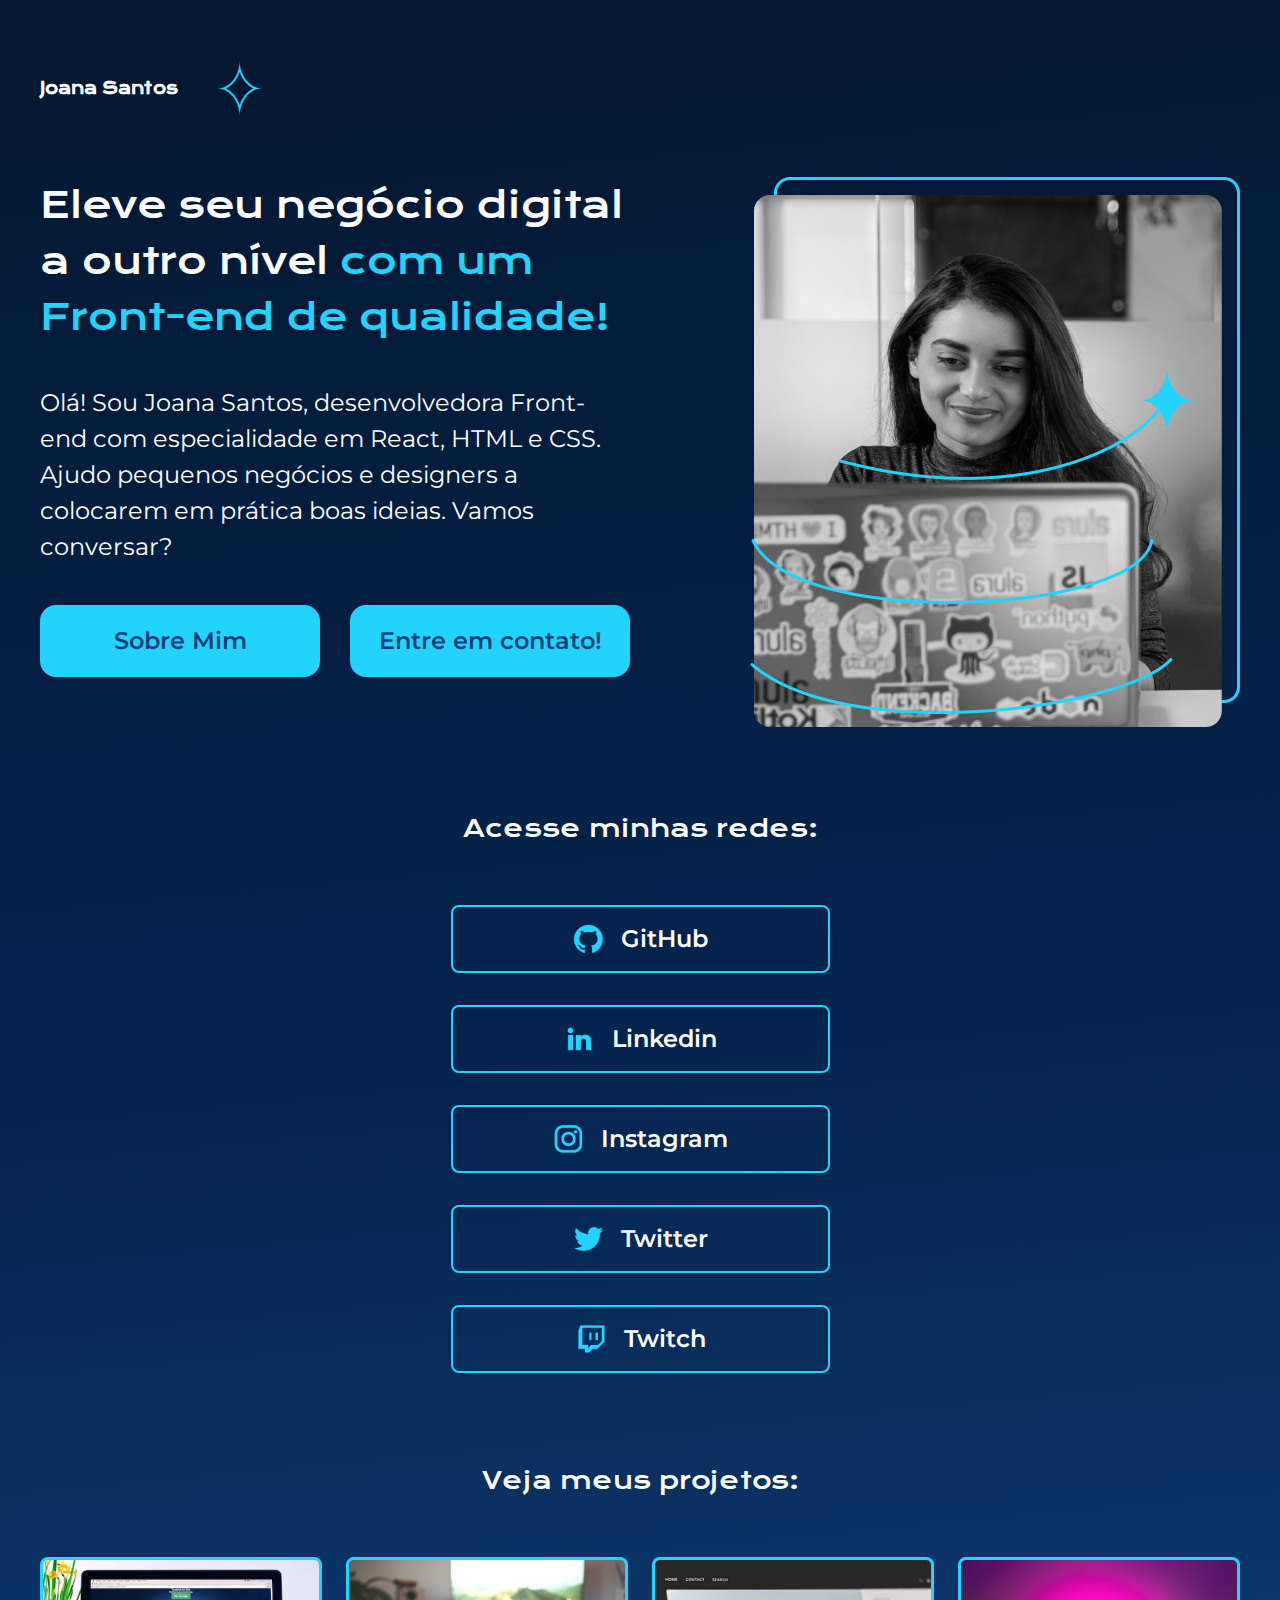
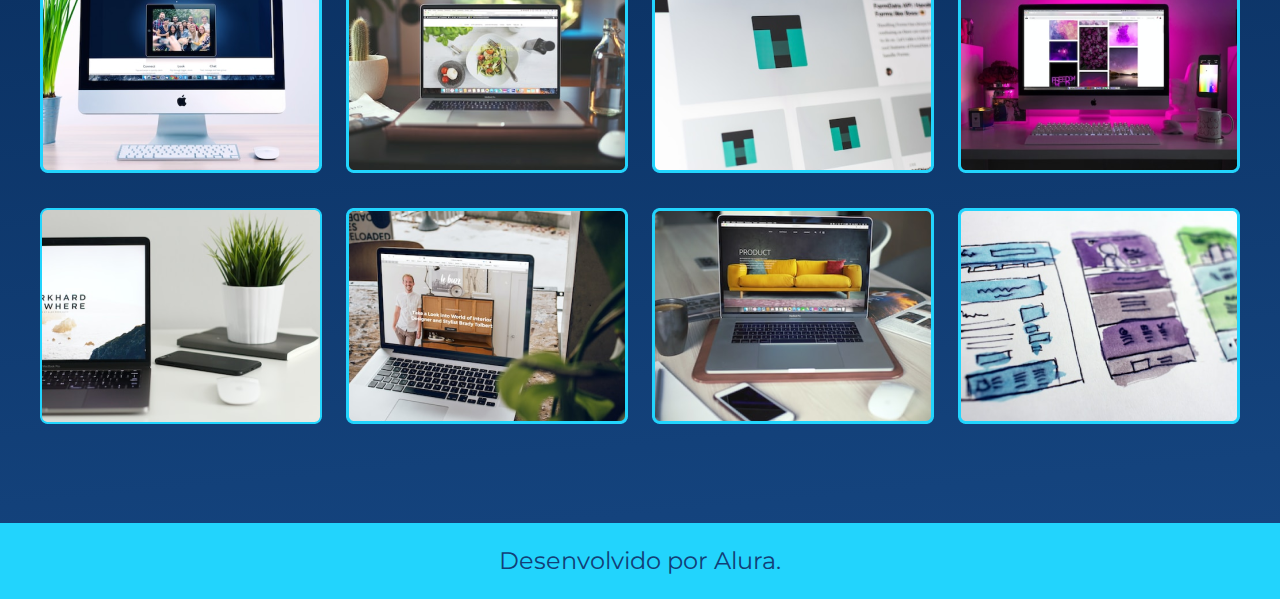
<file: index.html>
<!DOCTYPE html>
<html lang="pt-br">
<head>
    <meta charset="UTF-8">
    <meta http-equiv="X-UA-Compatible" content="IE=edge">
    <meta name="viewport" content="width=device-width, initial-scale=1.0">
    <title>Portfólio Dev</title>
    <link rel="stylesheet" href="styles.css">
</head>
<body>
    <header class="cabecalho">
        <h1 class="cabecalho__titulo"><a href="index.html">Joana Santos</a></h1>
        <img src="./assets/img/Logo.png" alt="ícone de uma estrela">
    </header>
    <main>
        <section class="apresentacao">
            <div class="apresentacao__conteudo">
                <h2 class="apresentacao__titulo">
                    Eleve seu negócio digital a outro nível <span class="apresentacao__titulo--destaque">com um Front-end de qualidade!</span>
                </h2>
                <p class="apresentacao__texto">
                    Olá! Sou Joana Santos, desenvolvedora Front-end com especialidade em React, HTML e CSS. Ajudo pequenos negócios e designers a colocarem em prática boas ideias. Vamos conversar? 
                </p>
                <div class="apresentacao__navegacao">
                    <a class="apresentacao__botao" href="sobremim.html">Sobre Mim</a>
                    <a class="apresentacao__botao" href="#">Entre em contato!</a>
                </div>
            </div>
            <img class="apresentacao__imagem" src="/assets/img/ImagemInicial.png" alt="Apresentação">
        </section>
        <section class="social">
            <h3 class="social__titulo">Acesse minhas redes:</h3>
            <a href="#" class="social__botao">
                <img src="/assets/img/Github.png" alt="logo github">
                <span class="social__texto">GitHub</span>
            </a>
            <a href="#" class="social__botao">
                <img src="/assets/img/Linkedin.png" alt="logo linkedin">
                <span class="social__texto">Linkedin</span>
            </a>
            <a href="#" class="social__botao">
                <img src="/assets/img/Instagram.png" alt="logo instagram">
                <span class="social__texto">Instagram</span>
            </a>
            <a href="#" class="social__botao">
                <img src="/assets/img/Twitter.png" alt="logo twitter">
                <span class="social__texto">Twitter</span>
            </a>
            <a href="#" class="social__botao">
                <img src="/assets/img/Twitch.png" alt="logo twitch">
                <span class="social__texto">Twitch</span>
            </a>
        </section>
        <section class="projetos">
            <h3 class="projetos__titulo">Veja meus projetos:</h3>
            <div class="projetos__conteudo">
                <a href="projeto.html">
                    <img class="projetos__projeto" src="./assets/img/Projeto1.png" alt="Foto do projeto">
                </a>
                <a href="projeto.html">
                    <img class="projetos__projeto" src="./assets/img/Projeto2.png" alt="Foto do projeto">
                </a>
                <a href="projeto.html">
                    <img class="projetos__projeto" src="./assets/img/Projeto3.png" alt="Foto do projeto">
                </a>
                <a href="projeto.html">
                    <img class="projetos__projeto" src="./assets/img/Projeto4.png" alt="Foto do projeto">
                </a>
                <a href="projeto.html">
                    <img class="projetos__projeto" src="./assets/img/Projeto5.png" alt="Foto do projeto">
                </a>
                <a href="projeto.html">
                    <img class="projetos__projeto" src="./assets/img/Projeto6.png" alt="Foto do projeto">
                </a>
                <a href="projeto.html">
                    <img class="projetos__projeto" src="./assets/img/Projeto7.png" alt="Foto do projeto">
                </a>
                <a href="projeto.html">
                    <img class="projetos__projeto" src="./assets/img/Projeto8.png" alt="Foto do projeto">
                </a>
            </div>
        </section>
    </main>    
    <footer class="rodape">
        <p>Desenvolvido por Alura.</p>
    </footer>
</body>
</html>
</file>
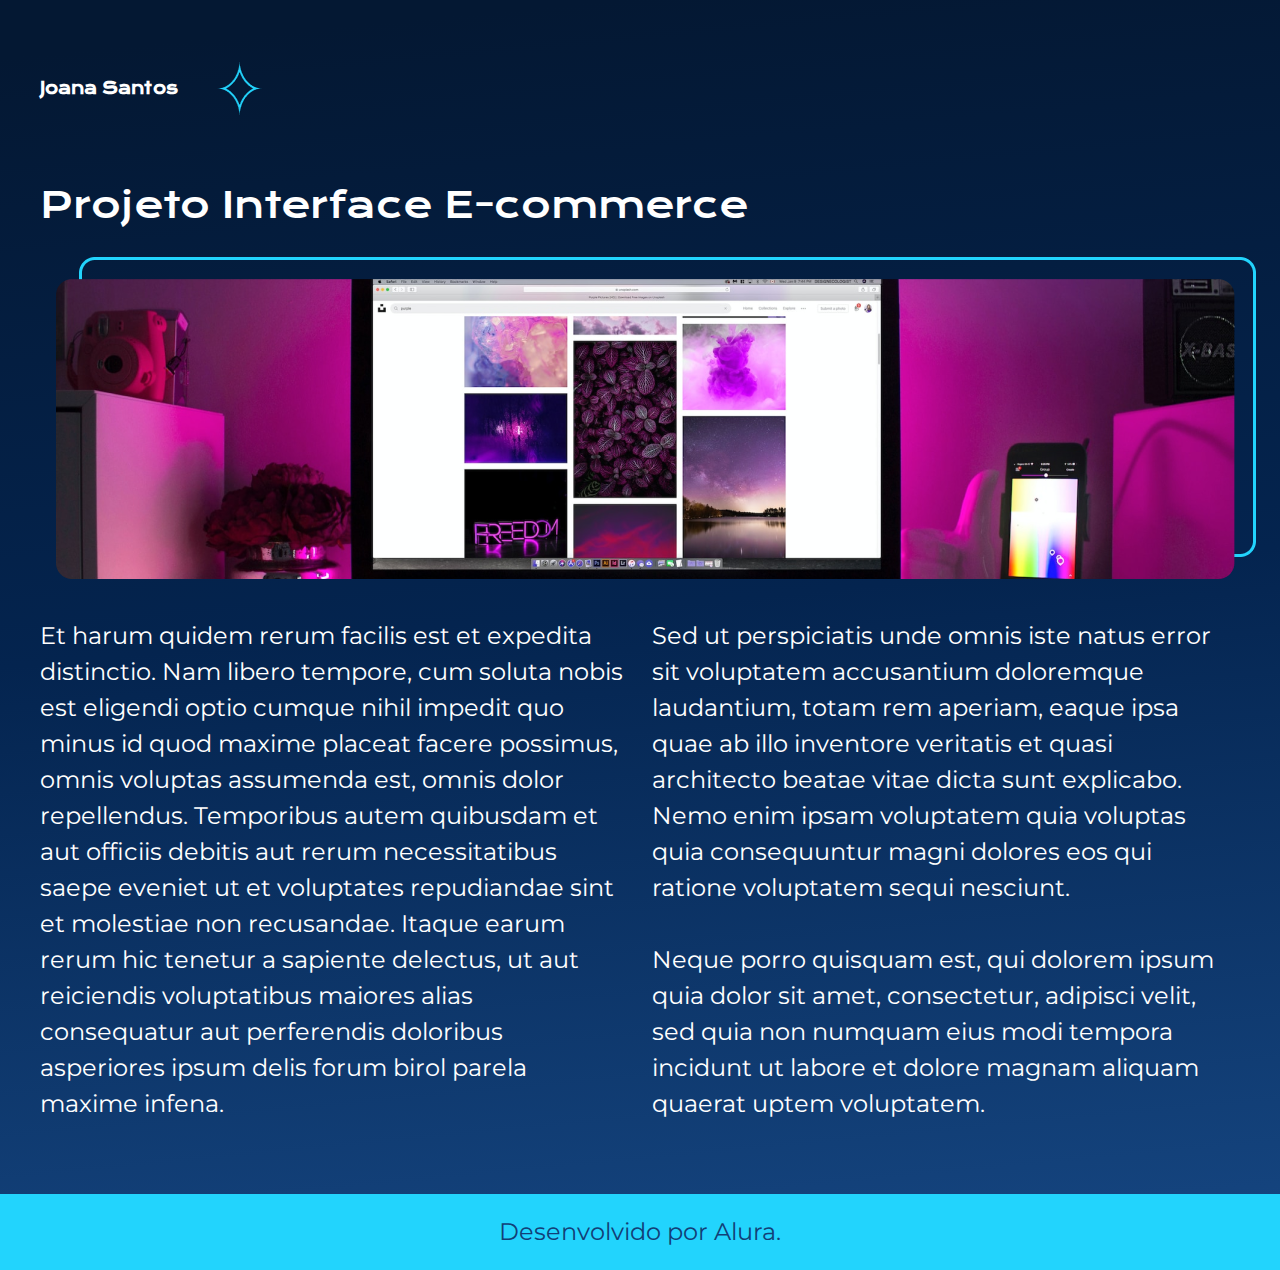
<file: projeto.html>
<!DOCTYPE html>
<html lang="pt-br">
<head>
    <meta charset="UTF-8">
    <meta http-equiv="X-UA-Compatible" content="IE=edge">
    <meta name="viewport" content="width=device-width, initial-scale=1.0">
    <title>Portfólio Dev | Projeto</title>
    <link rel="stylesheet" href="styles.css">
</head>
<body>
    <header class="cabecalho">
        <h1 class="cabecalho__titulo"><a href="index.html">Joana Santos</a></h1>
        <img src="./assets/img/Logo.png" alt="ícone de uma estrela">
    </header>
</body>
<main>
    <section class="destaque">
        <img class="destaque__imagem--tablet" src="/assets/img/destaqueimagemtablet.png" alt="Imagem do projeto">
        <img class="destaque__imagem--mobile" src="/assets/img/Projeto4.png" alt="Imagem do projeto">
        <h2 class="destaque__titulo">
            Projeto Interface E-commerce
        </h2>
        <div>
            <img class="destaque__imagem--desktop" src="/assets/img/projetodestaque.png" alt="Imagem do projeto">
            <div>
                <div class="destaque__texto">
                    <p>
                        Et harum quidem rerum facilis est et expedita distinctio. Nam libero tempore, cum soluta nobis est eligendi optio cumque nihil impedit quo minus id quod maxime placeat facere possimus, omnis voluptas assumenda est, omnis dolor repellendus. Temporibus autem quibusdam et aut officiis debitis aut rerum necessitatibus saepe eveniet ut et voluptates repudiandae sint et molestiae non recusandae. Itaque earum rerum hic tenetur a sapiente delectus, ut aut reiciendis voluptatibus maiores alias consequatur aut perferendis doloribus asperiores ipsum delis forum birol parela maxime infena. 
                    </p>
                    <p>
                        Sed ut perspiciatis unde omnis iste natus error sit voluptatem accusantium doloremque laudantium, totam rem aperiam, eaque ipsa quae ab illo inventore veritatis et quasi architecto beatae vitae dicta sunt explicabo. Nemo enim ipsam voluptatem quia voluptas quia consequuntur magni dolores eos qui ratione voluptatem sequi nesciunt. 
                    </p>
                    <p>
                        Neque porro quisquam est, qui dolorem ipsum quia dolor sit amet, consectetur, adipisci velit, sed quia non numquam eius modi tempora incidunt ut labore et dolore magnam aliquam quaerat uptem voluptatem.
                    </p>
                </div>
            </div>
    </section>
</main>

<footer class="rodape">
    <p>Desenvolvido por Alura.</p>
</footer>
</file>
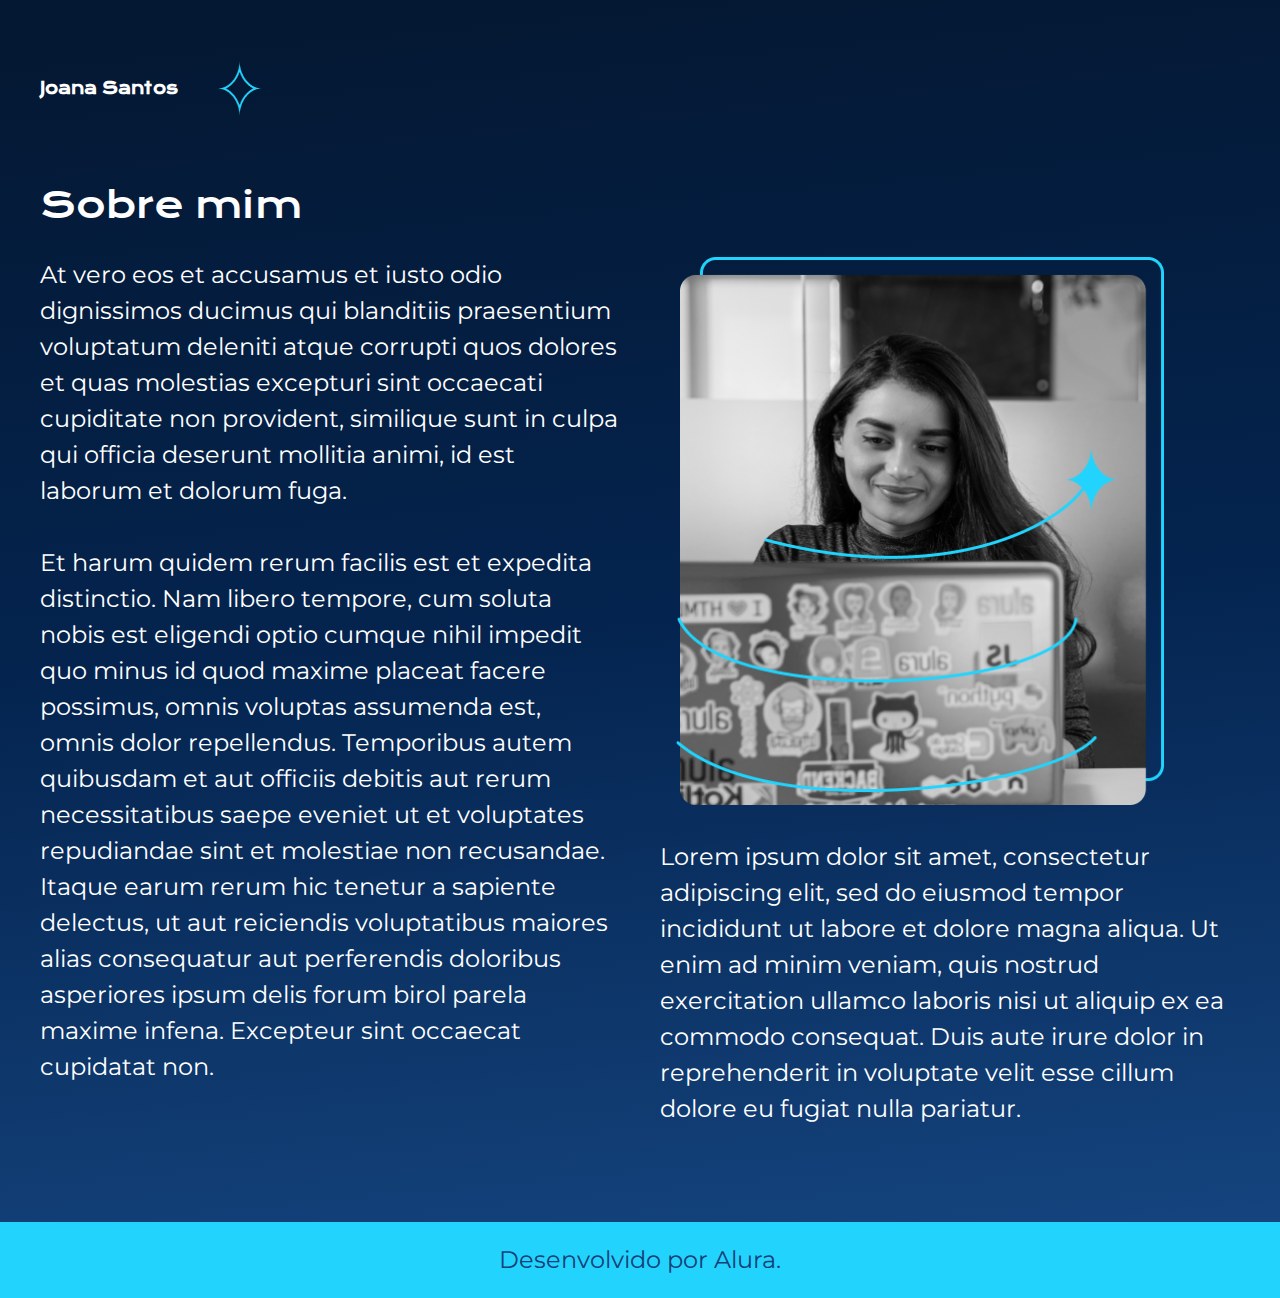
<file: sobremim.html>
<!DOCTYPE html>
<html lang="pt-br">
<head>
    <meta charset="UTF-8">
    <meta http-equiv="X-UA-Compatible" content="IE=edge">
    <meta name="viewport" content="width=device-width, initial-scale=1">
    <title>Portfólio Dev | Sobre mim</title>
    <link rel="stylesheet" href="styles.css">
</head>
<body>
    <header class="cabecalho">
        <h1 class="cabecalho__titulo"><a href="index.html">Joana Santos</a></h1>
        <img src="./assets/img/Logo.png" alt="ícone de uma estrela">
    </header>
<main>
    <section class="sobre">
        <img class="sobre__imagem--mobile" src="/assets/img/ImagemInicial.png" alt="Apresentação">
        <h2 class="sobre__titulo">
            Sobre mim
        </h2>
        <div>
            <div class="sobre__texto">
                <p>
                    At vero eos et accusamus et iusto odio dignissimos ducimus qui blanditiis praesentium voluptatum deleniti atque corrupti quos dolores et quas molestias excepturi sint occaecati cupiditate non provident, similique sunt in culpa qui officia deserunt mollitia animi, id est laborum et dolorum fuga.
                </p>
                <p>
                    Et harum quidem rerum facilis est et expedita distinctio. Nam libero tempore, cum soluta nobis est eligendi optio cumque nihil impedit quo minus id quod maxime placeat facere possimus, omnis voluptas assumenda est, omnis dolor repellendus. 
                    Temporibus autem quibusdam et aut officiis debitis aut rerum necessitatibus saepe eveniet ut et voluptates repudiandae sint et molestiae non recusandae. Itaque earum rerum hic tenetur a sapiente delectus, ut aut reiciendis voluptatibus maiores alias consequatur aut perferendis doloribus asperiores ipsum delis forum birol parela maxime infena. Excepteur sint occaecat cupidatat non.
                </p>
                <img class="sobre__imagem--desktop" src="/assets/img/ImagemInicial.png" alt="Apresentação">
                <p>
                    Lorem ipsum dolor sit amet, consectetur adipiscing elit, sed do eiusmod tempor incididunt ut labore et dolore magna aliqua. Ut enim ad minim veniam, quis nostrud exercitation ullamco laboris nisi ut aliquip ex ea commodo consequat.  Duis aute irure dolor in reprehenderit in voluptate velit esse cillum dolore eu fugiat nulla pariatur.
                </p>
            </div>
        </div>
    </section>
</main>

<footer class="rodape">
    <p>Desenvolvido por Alura.</p>
</footer>
</file>
<file: styles.css>
@import url('https://fonts.googleapis.com/css2?family=Krona+One&display=swap');
@import url('https://fonts.googleapis.com/css2?family=Montserrat:wght@400;600&display=swap');
@import url("./assets/css/_reset.css");
@import url("./assets/css/_cabecalho.css");
@import url("./assets/css/_apresentacao.css");
@import url("./assets/css/_social.css");
@import url("./assets/css/_projetos.css");
@import url("./assets/css/_rodape.css");
@import url("./assets/css/_sobre.css");
@import url("./assets/css/_destaque.css");


:root {
    --azul: #123F77;
    --azul-claro: #22D4FD;
    --azul-gradiente:  linear-gradient(174.61deg, #041833 4.16%, #04244F 48%, #154580 96.76%);
    --branco: #FFFFFF;

    --fonte-titulos: 'Krona One', sans-serif;
    --fonte-textos: 'Montserrat', sans-serif;
    --negrito: 600;
}

body {
    background: var(--azul-gradiente) no-repeat;
    color: var(--branco);
    font-family: var(--fonte-textos);
}
</file>
